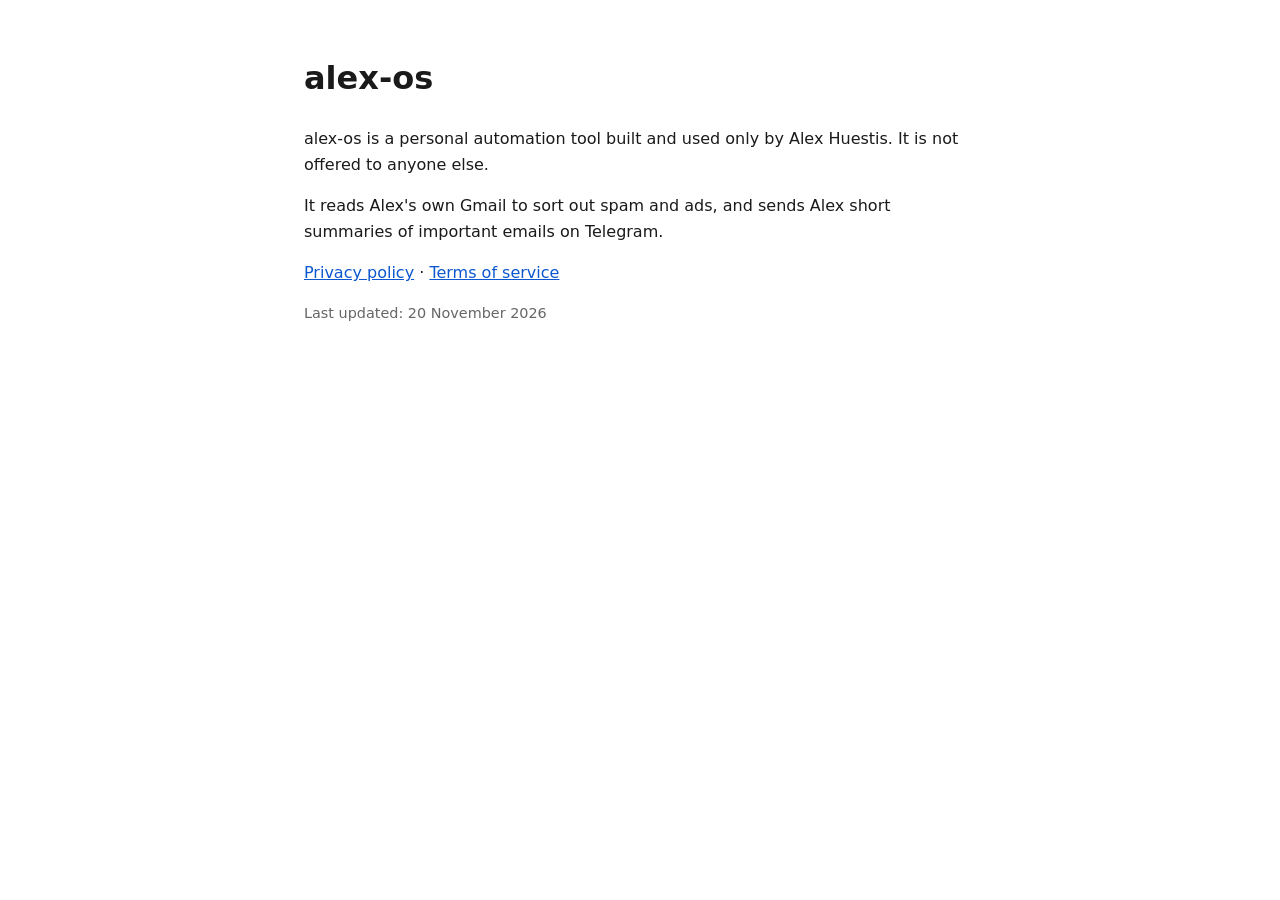
<file: index.html>
<!doctype html>
<html lang="en">
<head>
<meta charset="utf-8">
<meta name="viewport" content="width=device-width, initial-scale=1">
<title>alex-os</title>
<link rel="stylesheet" href="style.css">
</head>
<body>
<main>
<h1>alex-os</h1>
<p>alex-os is a personal automation tool built and used only by Alex Huestis. It is not offered to anyone else.</p>
<p>It reads Alex's own Gmail to sort out spam and ads, and sends Alex short summaries of important emails on Telegram.</p>
<p><a href="privacy.html">Privacy policy</a> · <a href="terms.html">Terms of service</a></p>
<p class="updated">Last updated: 20 November 2026</p>
</main>
</body>
</html>
</file>
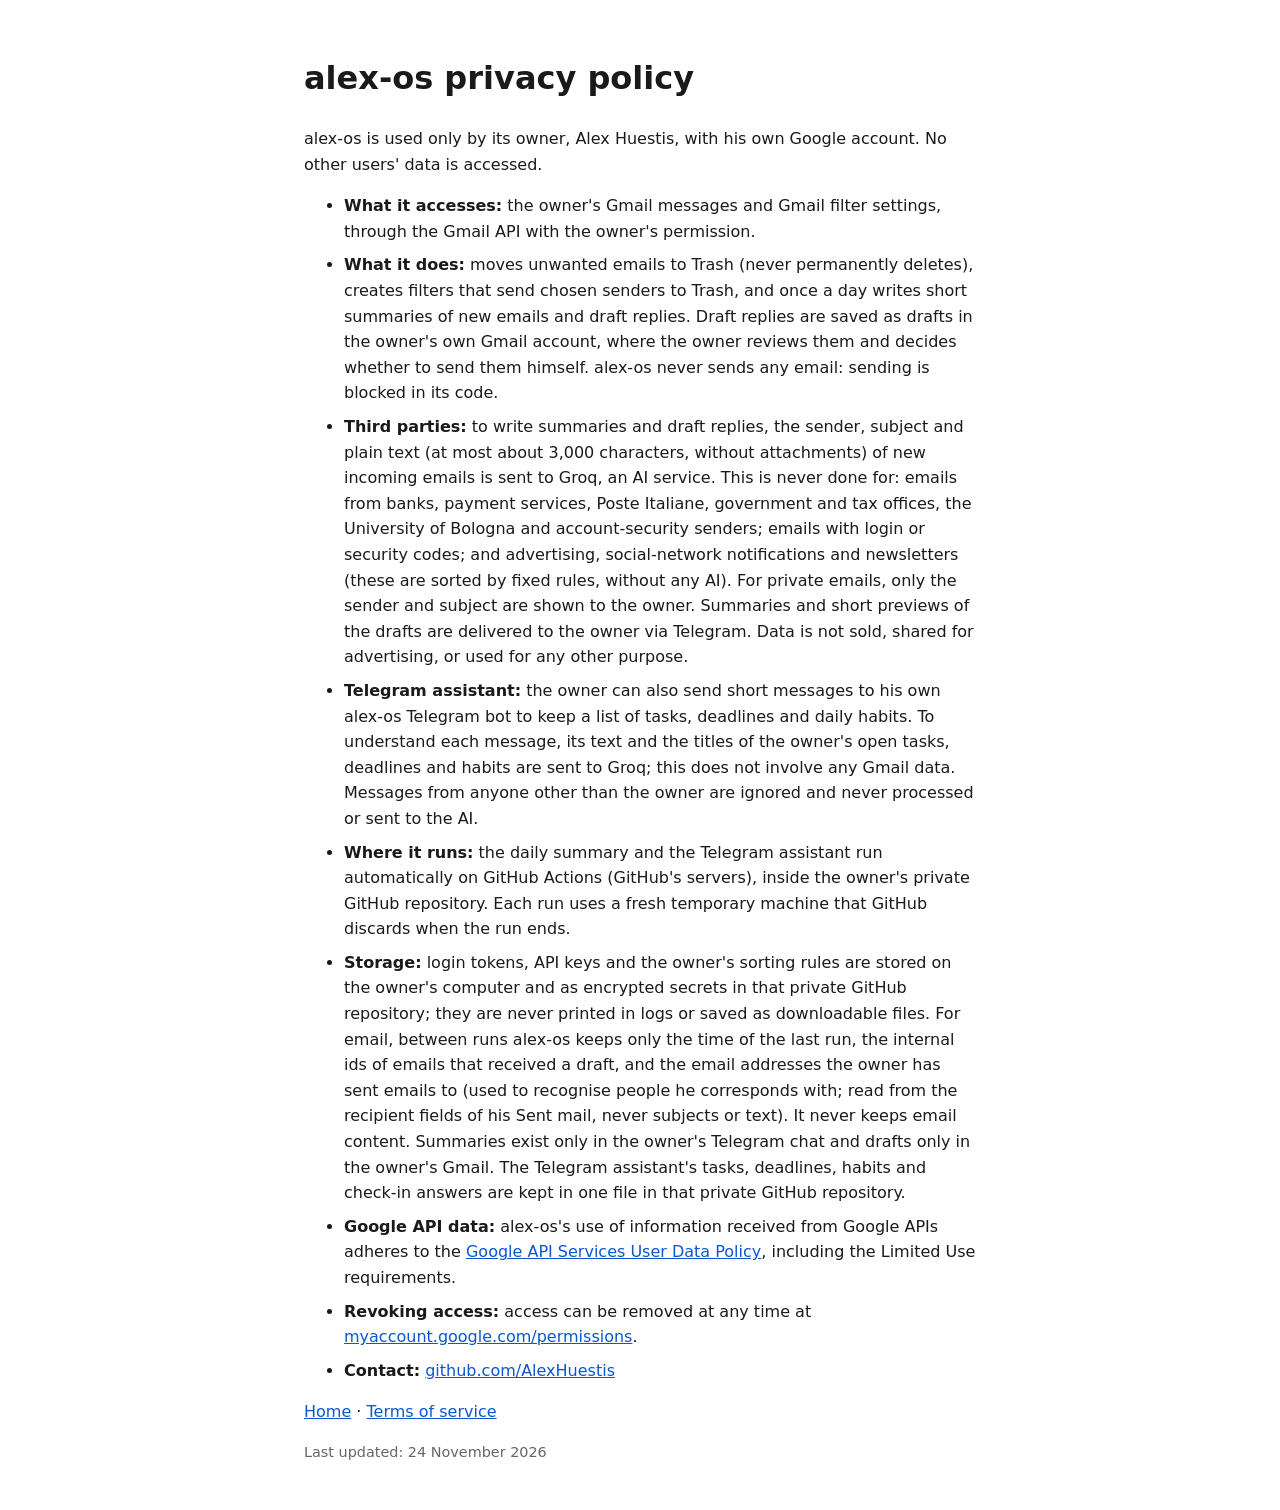
<file: privacy.html>
<!doctype html>
<html lang="en">
<head>
<meta charset="utf-8">
<meta name="viewport" content="width=device-width, initial-scale=1">
<title>alex-os privacy policy</title>
<link rel="stylesheet" href="style.css">
</head>
<body>
<main>
<h1>alex-os privacy policy</h1>
<p>alex-os is used only by its owner, Alex Huestis, with his own Google account. No other users' data is accessed.</p>
<ul>
<li><strong>What it accesses:</strong> the owner's Gmail messages and Gmail filter settings, through the Gmail API with the owner's permission.</li>
<li><strong>What it does:</strong> moves unwanted emails to Trash (never permanently deletes), creates filters that send chosen senders to Trash, and once a day writes short summaries of new emails and draft replies. Draft replies are saved as drafts in the owner's own Gmail account, where the owner reviews them and decides whether to send them himself. alex-os never sends any email: sending is blocked in its code.</li>
<li><strong>Third parties:</strong> to write summaries and draft replies, the sender, subject and plain text (at most about 3,000 characters, without attachments) of new incoming emails is sent to Groq, an AI service. This is never done for: emails from banks, payment services, Poste Italiane, government and tax offices, the University of Bologna and account-security senders; emails with login or security codes; and advertising, social-network notifications and newsletters (these are sorted by fixed rules, without any AI). For private emails, only the sender and subject are shown to the owner. Summaries and short previews of the drafts are delivered to the owner via Telegram. Data is not sold, shared for advertising, or used for any other purpose.</li>
<li><strong>Telegram assistant:</strong> the owner can also send short messages to his own alex-os Telegram bot to keep a list of tasks, deadlines and daily habits. To understand each message, its text and the titles of the owner's open tasks, deadlines and habits are sent to Groq; this does not involve any Gmail data. Messages from anyone other than the owner are ignored and never processed or sent to the AI.</li>
<li><strong>Where it runs:</strong> the daily summary and the Telegram assistant run automatically on GitHub Actions (GitHub's servers), inside the owner's private GitHub repository. Each run uses a fresh temporary machine that GitHub discards when the run ends.</li>
<li><strong>Storage:</strong> login tokens, API keys and the owner's sorting rules are stored on the owner's computer and as encrypted secrets in that private GitHub repository; they are never printed in logs or saved as downloadable files. For email, between runs alex-os keeps only the time of the last run, the internal ids of emails that received a draft, and the email addresses the owner has sent emails to (used to recognise people he corresponds with; read from the recipient fields of his Sent mail, never subjects or text). It never keeps email content. Summaries exist only in the owner's Telegram chat and drafts only in the owner's Gmail. The Telegram assistant's tasks, deadlines, habits and check-in answers are kept in one file in that private GitHub repository.</li>
<li><strong>Google API data:</strong> alex-os's use of information received from Google APIs adheres to the
<a href="https://developers.google.com/terms/api-services-user-data-policy">Google API Services User Data Policy</a>, including the Limited Use requirements.</li>
<li><strong>Revoking access:</strong> access can be removed at any time at <a href="https://myaccount.google.com/permissions">myaccount.google.com/permissions</a>.</li>
<li><strong>Contact:</strong> <a href="https://github.com/AlexHuestis">github.com/AlexHuestis</a></li>
</ul>
<p><a href="index.html">Home</a> · <a href="terms.html">Terms of service</a></p>
<p class="updated">Last updated: 24 November 2026</p>
</main>
</body>
</html>
</file>
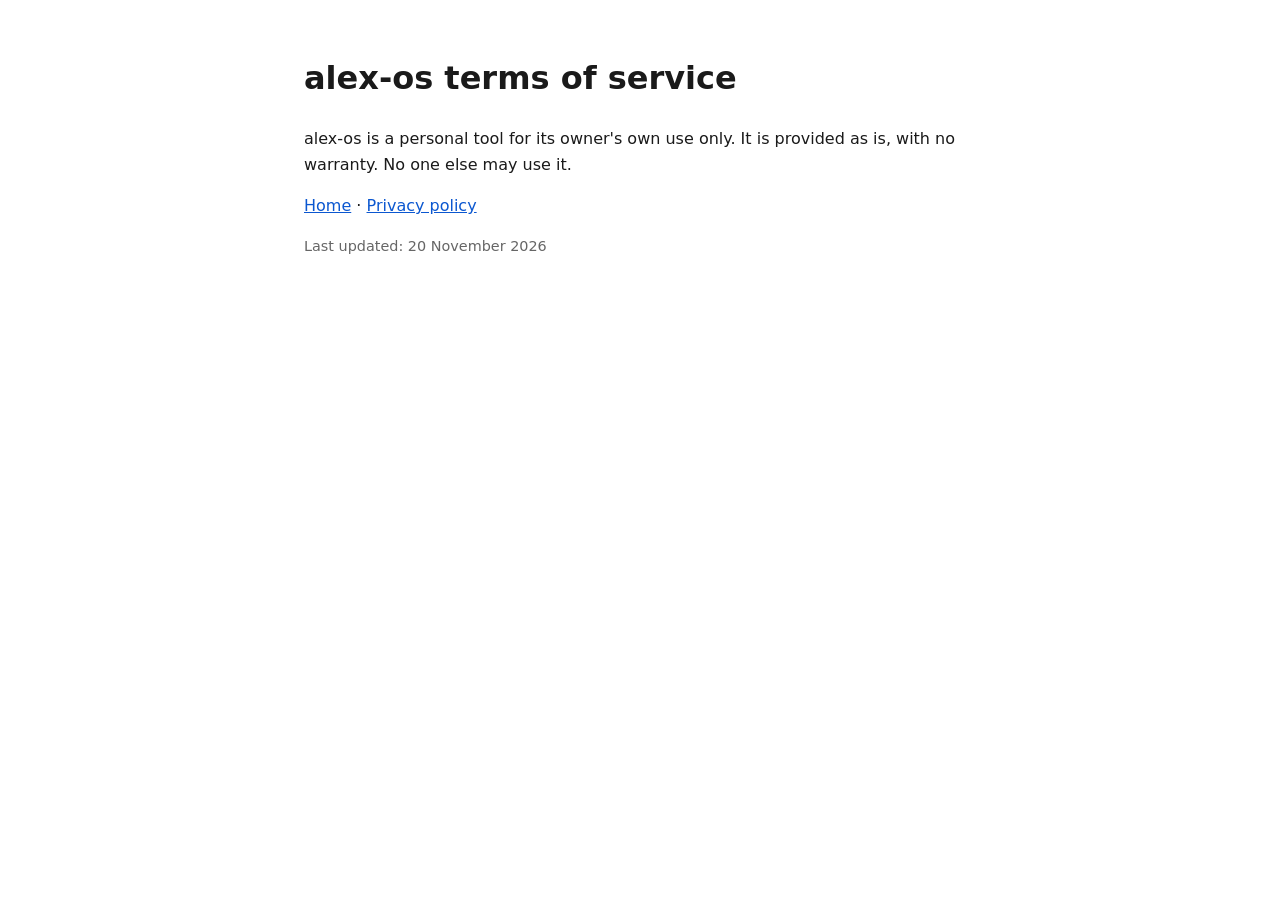
<file: terms.html>
<!doctype html>
<html lang="en">
<head>
<meta charset="utf-8">
<meta name="viewport" content="width=device-width, initial-scale=1">
<title>alex-os terms of service</title>
<link rel="stylesheet" href="style.css">
</head>
<body>
<main>
<h1>alex-os terms of service</h1>
<p>alex-os is a personal tool for its owner's own use only. It is provided as is, with no warranty. No one else may use it.</p>
<p><a href="index.html">Home</a> · <a href="privacy.html">Privacy policy</a></p>
<p class="updated">Last updated: 20 November 2026</p>
</main>
</body>
</html>
</file>
<file: style.css>
:root { --bg: #ffffff; --fg: #1a1a1a; --muted: #666666; --link: #0b57d0; }
body { margin: 0; background: var(--bg); color: var(--fg);
       font: 16px/1.6 system-ui, -apple-system, "Segoe UI", sans-serif; }
main { max-width: 42rem; margin: 0 auto; padding: 2rem 1rem; }
a { color: var(--link); }
li { margin-bottom: 0.5rem; }
.updated { color: var(--muted); font-size: 0.9rem; }
</file>
